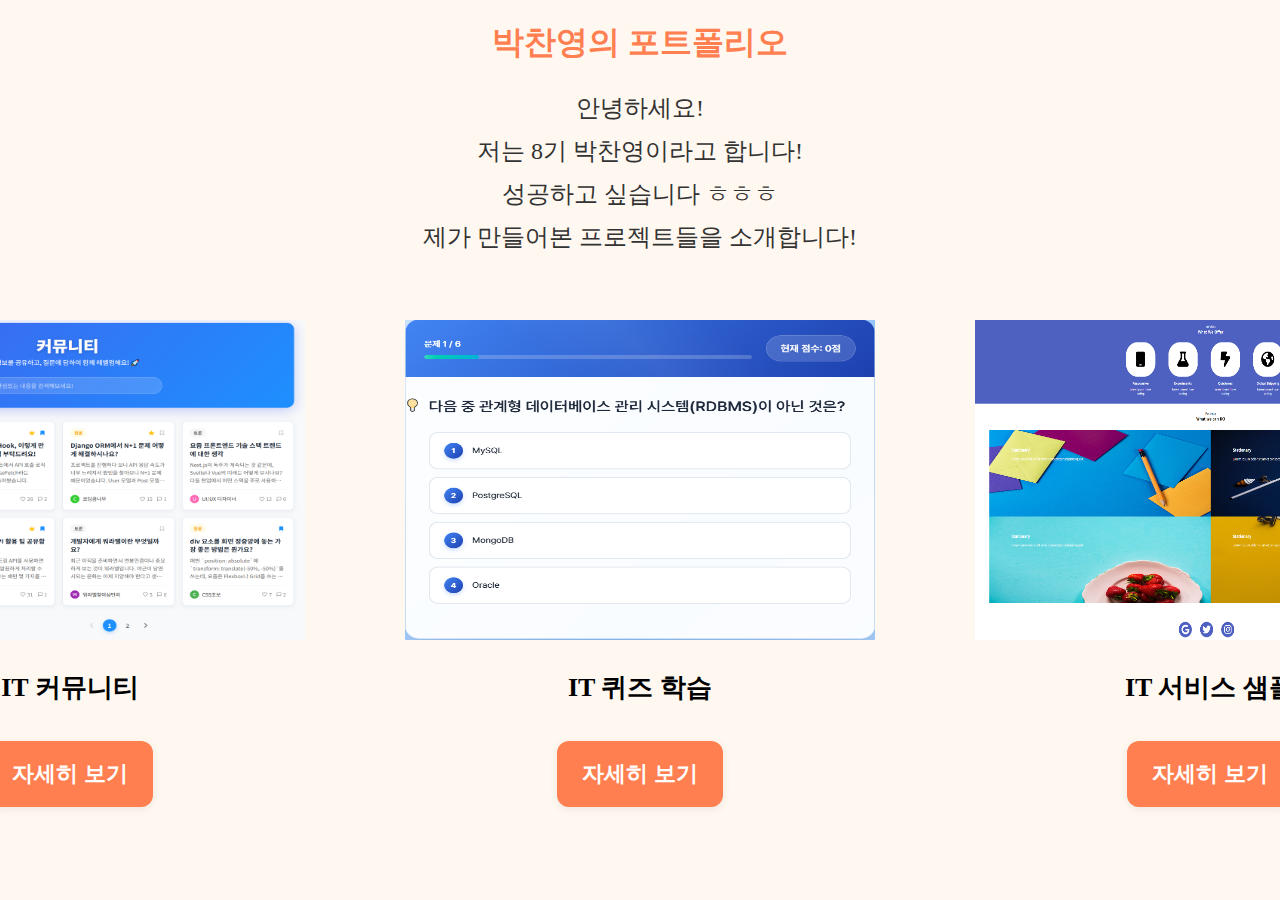
<file: index.html>
<!DOCTYPE html>
<html lang="en">
  <head>
    <meta charset="UTF-8" />
    <meta name="viewport" content="width=device-width, initial-scale=1.0" />
    <title>Main</title>
    <link href="main.css" rel="stylesheet" />
  </head>
  <body style="background-color: #fff8f0">
    <h1 style="color: coral">박찬영의 포트폴리오</h1>
    <div id="txt_welcome">
      안녕하세요!<br />
      저는 8기 박찬영이라고 합니다!<br />
      성공하고 싶습니다 ㅎㅎㅎ<br />
      제가 만들어본 프로젝트들을 소개합니다!
    </div>

    <div class="card-list">
      <div class="card">
        <img class="card_img" src="./img/community.PNG" />
        <h3 class="card_title">IT 커뮤니티</h3>
        <input
          type="button"
          class="card_button"
          value="자세히 보기"
          onclick="location.href='community.html'"
        />
      </div>

      <div class="card">
        <img class="card_img" src="./img/problem.PNG" />
        <h3 class="card_title">IT 퀴즈 학습</h3>
        <input
          type="button"
          class="card_button"
          value="자세히 보기"
          onclick="location.href='problem.html'"
        />
      </div>

      <div class="card">
        <img class="card_img" src="./img/service.PNG" />
        <h3 class="card_title">IT 서비스 샘플</h3>
        <input
          type="button"
          class="card_button"
          value="자세히 보기"
          onclick="location.href='service.html'"
        />
      </div>
    </div>
  </body>
</html>
</file>
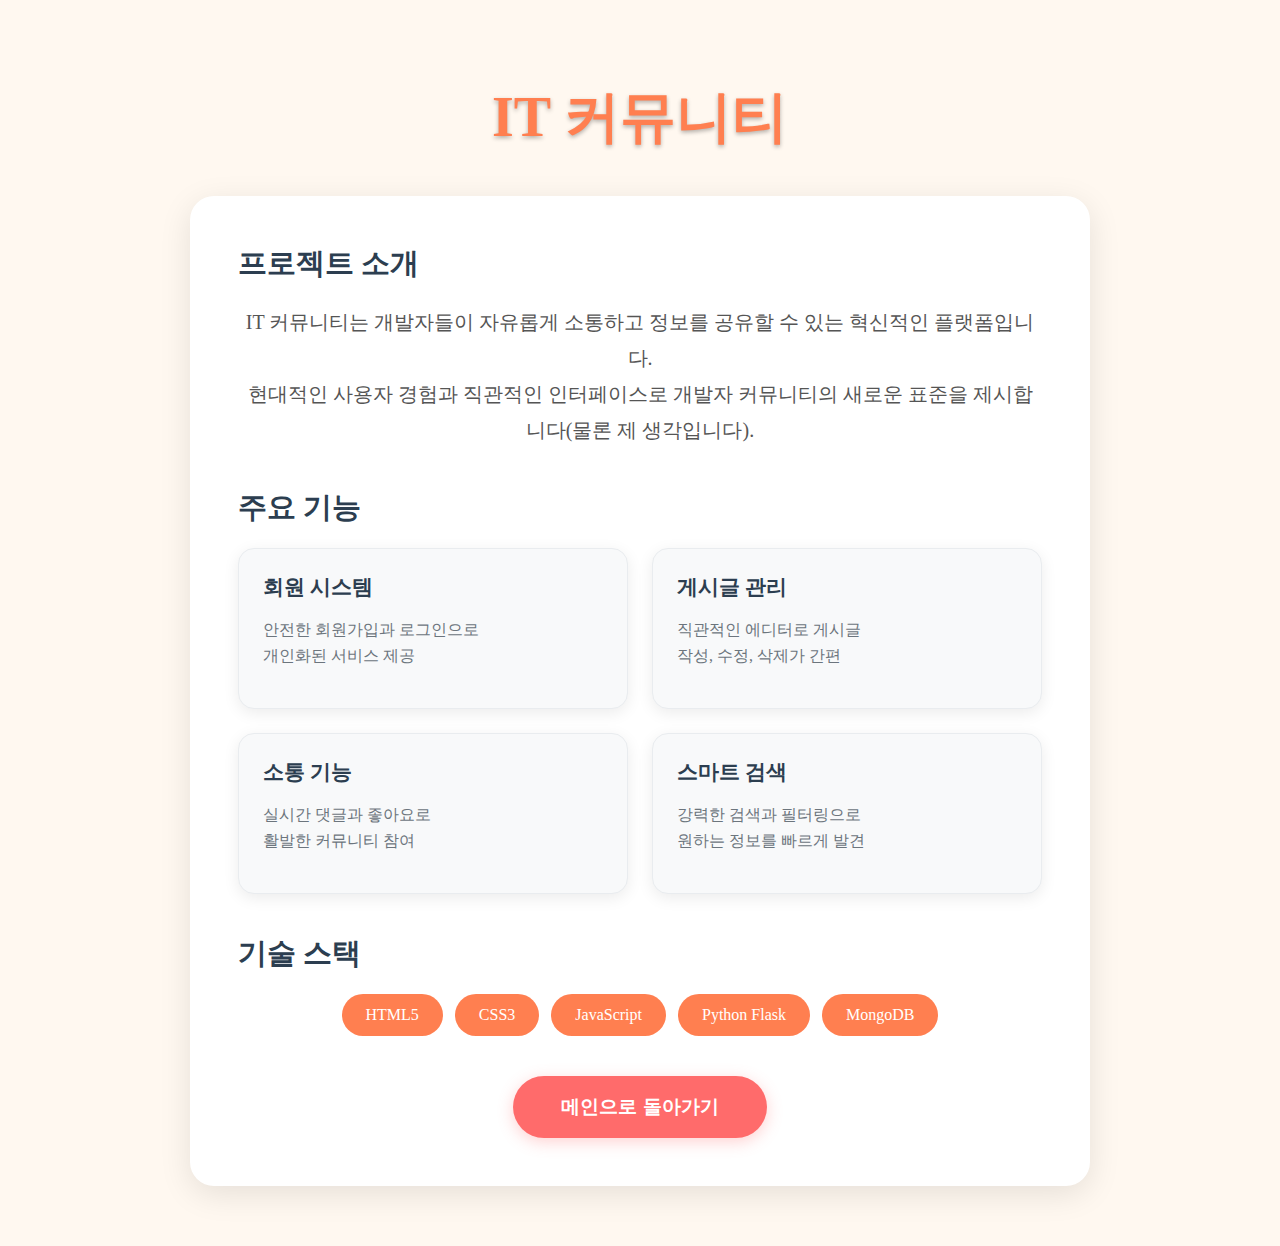
<file: community.html>
<!DOCTYPE html>
<html lang="en">
  <head>
    <meta charset="UTF-8" />
    <meta name="viewport" content="width=device-width, initial-scale=1.0" />
    <title>IT 커뮤니티 - 박찬영의 포트폴리오</title>
    <link href="community.css" rel="stylesheet" />
  </head>
  <body>
    <div class="container">
      <h1>IT 커뮤니티</h1>

      <div class="main-card">
        <div class="section">
          <div class="section-title">프로젝트 소개</div>
          <div class="description">
            IT 커뮤니티는 개발자들이 자유롭게 소통하고 정보를 공유할 수 있는
            혁신적인 플랫폼입니다.<br />
            현대적인 사용자 경험과 직관적인 인터페이스로 개발자 커뮤니티의
            새로운 표준을 제시합니다(물론 제 생각입니다).
          </div>
        </div>

        <div class="section">
          <div class="section-title">주요 기능</div>
          <div class="features-grid">
            <div class="feature-card">
              <div class="feature-title">회원 시스템</div>
              <p>안전한 회원가입과 로그인으로<br />개인화된 서비스 제공</p>
            </div>
            <div class="feature-card">
              <div class="feature-title">게시글 관리</div>
              <p>직관적인 에디터로 게시글<br />작성, 수정, 삭제가 간편</p>
            </div>
            <div class="feature-card">
              <div class="feature-title">소통 기능</div>
              <p>실시간 댓글과 좋아요로<br />활발한 커뮤니티 참여</p>
            </div>
            <div class="feature-card">
              <div class="feature-title">스마트 검색</div>
              <p>강력한 검색과 필터링으로<br />원하는 정보를 빠르게 발견</p>
            </div>
          </div>
        </div>

        <div class="section">
          <div class="section-title">기술 스택</div>
          <div class="tech-stack">
            <div class="tech-item">HTML5</div>
            <div class="tech-item">CSS3</div>
            <div class="tech-item">JavaScript</div>
            <div class="tech-item">Python Flask</div>
            <div class="tech-item">MongoDB</div>
          </div>
        </div>

        <button class="cta-button" onclick="location.href='index.html'">
          메인으로 돌아가기
        </button>
      </div>
    </div>
  </body>
</html>
</file>
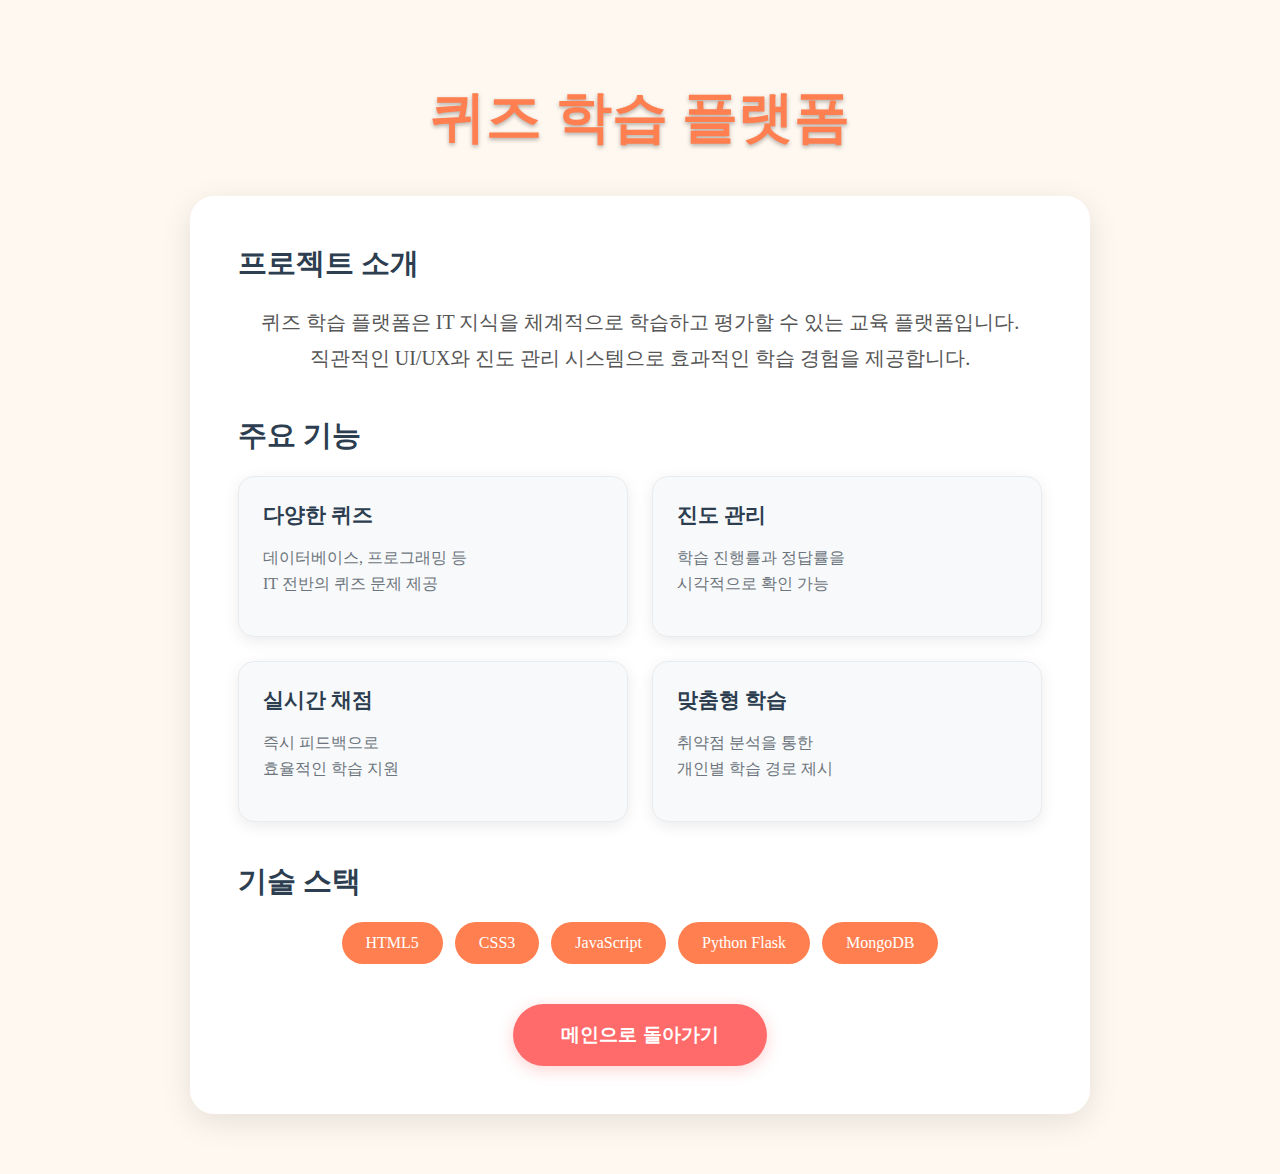
<file: problem.html>
<!DOCTYPE html>
<html lang="en">
  <head>
    <meta charset="UTF-8" />
    <meta name="viewport" content="width=device-width, initial-scale=1.0" />
    <title>퀴즈 학습 플랫폼 - 박찬영의 포트폴리오</title>
    <link href="problem.css" rel="stylesheet" />
  </head>
  <body>
    <div class="container">
      <h1>퀴즈 학습 플랫폼</h1>

      <div class="main-card">
        <div class="section">
          <div class="section-title">프로젝트 소개</div>
          <div class="description">
            퀴즈 학습 플랫폼은 IT 지식을 체계적으로 학습하고 평가할 수 있는 교육
            플랫폼입니다.<br />
            직관적인 UI/UX와 진도 관리 시스템으로 효과적인 학습 경험을
            제공합니다.
          </div>
        </div>

        <div class="section">
          <div class="section-title">주요 기능</div>
          <div class="features-grid">
            <div class="feature-card">
              <div class="feature-title">다양한 퀴즈</div>
              <p>데이터베이스, 프로그래밍 등<br />IT 전반의 퀴즈 문제 제공</p>
            </div>
            <div class="feature-card">
              <div class="feature-title">진도 관리</div>
              <p>학습 진행률과 정답률을<br />시각적으로 확인 가능</p>
            </div>
            <div class="feature-card">
              <div class="feature-title">실시간 채점</div>
              <p>즉시 피드백으로<br />효율적인 학습 지원</p>
            </div>
            <div class="feature-card">
              <div class="feature-title">맞춤형 학습</div>
              <p>취약점 분석을 통한<br />개인별 학습 경로 제시</p>
            </div>
          </div>
        </div>

        <div class="section">
          <div class="section-title">기술 스택</div>
          <div class="tech-stack">
            <div class="tech-item">HTML5</div>
            <div class="tech-item">CSS3</div>
            <div class="tech-item">JavaScript</div>
            <div class="tech-item">Python Flask</div>
            <div class="tech-item">MongoDB</div>
          </div>
        </div>

        <button class="cta-button" onclick="location.href='index.html'">
          메인으로 돌아가기
        </button>
      </div>
    </div>
  </body>
</html>
</file>
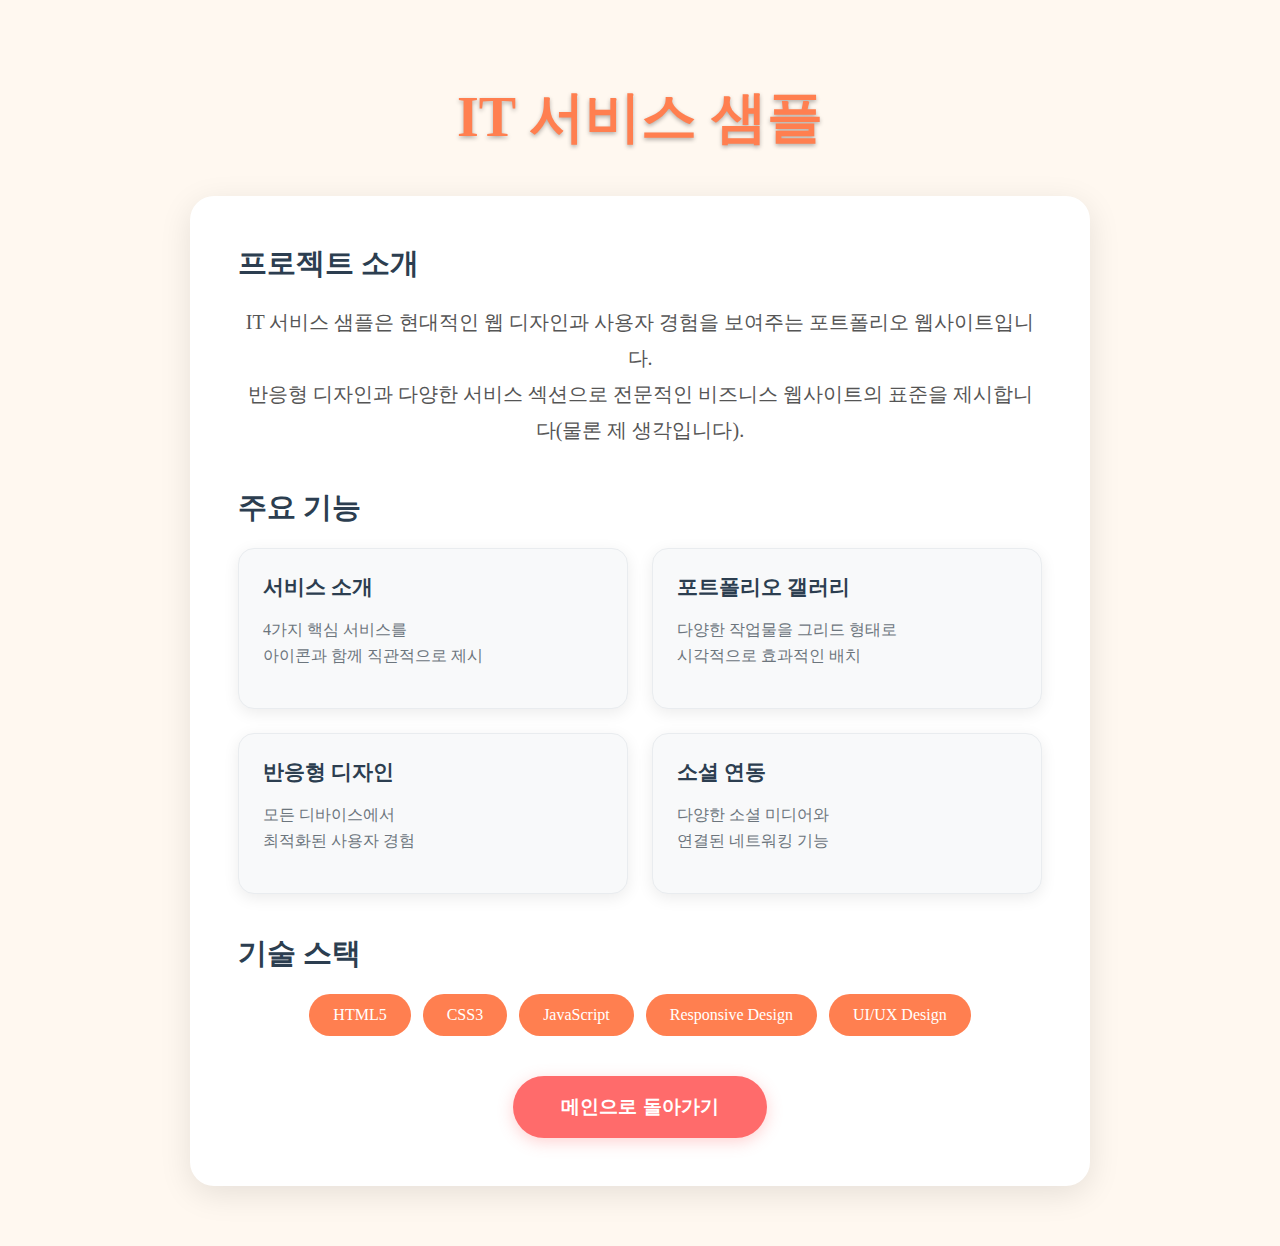
<file: service.html>
<!DOCTYPE html>
<html lang="en">
  <head>
    <meta charset="UTF-8" />
    <meta name="viewport" content="width=device-width, initial-scale=1.0" />
    <title>IT 서비스 샘플 - 박찬영의 포트폴리오</title>
    <link href="service.css" rel="stylesheet" />
  </head>
  <body>
    <div class="container">
      <h1>IT 서비스 샘플</h1>

      <div class="main-card">
        <div class="section">
          <div class="section-title">프로젝트 소개</div>
          <div class="description">
            IT 서비스 샘플은 현대적인 웹 디자인과 사용자 경험을 보여주는
            포트폴리오 웹사이트입니다.<br />
            반응형 디자인과 다양한 서비스 섹션으로 전문적인 비즈니스 웹사이트의
            표준을 제시합니다(물론 제 생각입니다).
          </div>
        </div>

        <div class="section">
          <div class="section-title">주요 기능</div>
          <div class="features-grid">
            <div class="feature-card">
              <div class="feature-title">서비스 소개</div>
              <p>4가지 핵심 서비스를<br />아이콘과 함께 직관적으로 제시</p>
            </div>
            <div class="feature-card">
              <div class="feature-title">포트폴리오 갤러리</div>
              <p>다양한 작업물을 그리드 형태로<br />시각적으로 효과적인 배치</p>
            </div>
            <div class="feature-card">
              <div class="feature-title">반응형 디자인</div>
              <p>모든 디바이스에서<br />최적화된 사용자 경험</p>
            </div>
            <div class="feature-card">
              <div class="feature-title">소셜 연동</div>
              <p>다양한 소셜 미디어와<br />연결된 네트워킹 기능</p>
            </div>
          </div>
        </div>

        <div class="section">
          <div class="section-title">기술 스택</div>
          <div class="tech-stack">
            <div class="tech-item">HTML5</div>
            <div class="tech-item">CSS3</div>
            <div class="tech-item">JavaScript</div>
            <div class="tech-item">Responsive Design</div>
            <div class="tech-item">UI/UX Design</div>
          </div>
        </div>

        <button class="cta-button" onclick="location.href='index.html'">
          메인으로 돌아가기
        </button>
      </div>
    </div>
  </body>
</html>
</file>
<file: main.css>
h1 {
  text-align: center;
}

#txt_welcome {
  text-align: center;
  margin-bottom: 60px;
  font-size: 1.5rem;
  line-height: 1.8;
  color: #333;
  font-weight: 400;
}

.card-list {
  display: flex;
  justify-content: center;
  gap: 100px;
}

.card {
  text-align: center;
}

.card_title {
  font-size: 26px;
}

.card_button {
  background-color: coral;
  color: #fff;
  border: none;
  border-radius: 12px;
  padding: 18px 25px;
  font-size: 1rem;
  font-weight: bold;
  cursor: pointer;
  box-shadow: 0 2px 8px rgba(0, 0, 0, 0.08);
  margin-top: 10px;
  font-size: 22px;
}

.card_button:hover {
  background-color: #ff7f50;
}

.card_img {
  width: 470px;
  height: 320px;
}
</file>
<file: community.css>
body {
  margin: 0;
  padding: 0;
  box-sizing: border-box;
  background-color: #fff8f0;
}

.container {
  max-width: 900px;
  margin: 0 auto;
  padding: 20px;
}

h1 {
  text-align: center;
  margin: 60px 0 40px 0;
  color: coral;
  font-size: 3.5rem;
  font-weight: 700;
  text-shadow: 0 2px 4px rgba(0, 0, 0, 0.3);
}

.main-card {
  background-color: white;
  border-radius: 24px;
  box-shadow: 0 8px 32px rgba(0, 0, 0, 0.1);
  padding: 48px;
  margin-bottom: 40px;
}

.section {
  margin-bottom: 40px;
}

.section-title {
  font-size: 1.8rem;
  font-weight: 700;
  color: #2c3e50;
  margin-bottom: 20px;
  display: flex;
  align-items: center;
  gap: 12px;
}

.description {
  font-size: 20px;
  color: #555;
  line-height: 1.8;
  margin-bottom: 30px;
  text-align: center;
  font-weight: 300;
}

.features-grid {
  display: grid;
  grid-template-columns: repeat(auto-fit, minmax(280px, 1fr));
  gap: 24px;
  margin-bottom: 40px;
}

.feature-card {
  background-color: #f8f9fa;
  border-radius: 16px;
  padding: 24px;
  box-shadow: 0 4px 16px rgba(0, 0, 0, 0.08);
  border: 1px solid #e9ecef;
}

.feature-title {
  font-size: 1.3rem;
  font-weight: 600;
  color: #2c3e50;
  margin-bottom: 12px;
  display: flex;
  align-items: center;
  gap: 8px;
}

.feature-card p {
  color: #6c757d;
  line-height: 1.6;
}

.tech-stack {
  display: flex;
  flex-wrap: wrap;
  gap: 12px;
  justify-content: center;
  margin-bottom: 40px;
}

.tech-item {
  background-color: coral;
  color: white;
  padding: 12px 24px;
  border-radius: 25px;
  font-weight: 500;
  font-size: 1rem;
}

.cta-button {
  background-color: #ff6b6b;
  color: white;
  border: none;
  border-radius: 50px;
  padding: 18px 48px;
  font-size: 1.2rem;
  font-weight: 600;
  cursor: pointer;
  box-shadow: 0 4px 16px rgba(255, 107, 107, 0.3);
  display: block;
  margin: 0 auto;
}
</file>
<file: problem.css>
body {
  margin: 0;
  padding: 0;
  box-sizing: border-box;
  background-color: #fff8f0;
}

.container {
  max-width: 900px;
  margin: 0 auto;
  padding: 20px;
}

h1 {
  text-align: center;
  margin: 60px 0 40px 0;
  color: coral;
  font-size: 3.5rem;
  font-weight: 700;
  text-shadow: 0 2px 4px rgba(0, 0, 0, 0.3);
}

.main-card {
  background-color: white;
  border-radius: 24px;
  box-shadow: 0 8px 32px rgba(0, 0, 0, 0.1);
  padding: 48px;
  margin-bottom: 40px;
}

.section {
  margin-bottom: 40px;
}

.section-title {
  font-size: 1.8rem;
  font-weight: 700;
  color: #2c3e50;
  margin-bottom: 20px;
  display: flex;
  align-items: center;
  gap: 12px;
}

.description {
  font-size: 20px;
  color: #555;
  line-height: 1.8;
  margin-bottom: 30px;
  text-align: center;
  font-weight: 300;
}

.features-grid {
  display: grid;
  grid-template-columns: repeat(auto-fit, minmax(280px, 1fr));
  gap: 24px;
  margin-bottom: 40px;
}

.feature-card {
  background-color: #f8f9fa;
  border-radius: 16px;
  padding: 24px;
  box-shadow: 0 4px 16px rgba(0, 0, 0, 0.08);
  border: 1px solid #e9ecef;
}

.feature-title {
  font-size: 1.3rem;
  font-weight: 600;
  color: #2c3e50;
  margin-bottom: 12px;
  display: flex;
  align-items: center;
  gap: 8px;
}

.feature-card p {
  color: #6c757d;
  line-height: 1.6;
}

.tech-stack {
  display: flex;
  flex-wrap: wrap;
  gap: 12px;
  justify-content: center;
  margin-bottom: 40px;
}

.tech-item {
  background-color: coral;
  color: white;
  padding: 12px 24px;
  border-radius: 25px;
  font-weight: 500;
  font-size: 1rem;
}

.cta-button {
  background-color: #ff6b6b;
  color: white;
  border: none;
  border-radius: 50px;
  padding: 18px 48px;
  font-size: 1.2rem;
  font-weight: 600;
  cursor: pointer;
  box-shadow: 0 4px 16px rgba(255, 107, 107, 0.3);
  display: block;
  margin: 0 auto;
}
</file>
<file: service.css>
body {
  margin: 0;
  padding: 0;
  box-sizing: border-box;
  background-color: #fff8f0;
}

.container {
  max-width: 900px;
  margin: 0 auto;
  padding: 20px;
}

h1 {
  text-align: center;
  margin: 60px 0 40px 0;
  color: coral;
  font-size: 3.5rem;
  font-weight: 700;
  text-shadow: 0 2px 4px rgba(0, 0, 0, 0.3);
}

.main-card {
  background-color: white;
  border-radius: 24px;
  box-shadow: 0 8px 32px rgba(0, 0, 0, 0.1);
  padding: 48px;
  margin-bottom: 40px;
}

.section {
  margin-bottom: 40px;
}

.section-title {
  font-size: 1.8rem;
  font-weight: 700;
  color: #2c3e50;
  margin-bottom: 20px;
  display: flex;
  align-items: center;
  gap: 12px;
}

.description {
  font-size: 20px;
  color: #555;
  line-height: 1.8;
  margin-bottom: 30px;
  text-align: center;
  font-weight: 300;
}

.features-grid {
  display: grid;
  grid-template-columns: repeat(auto-fit, minmax(280px, 1fr));
  gap: 24px;
  margin-bottom: 40px;
}

.feature-card {
  background-color: #f8f9fa;
  border-radius: 16px;
  padding: 24px;
  box-shadow: 0 4px 16px rgba(0, 0, 0, 0.08);
  border: 1px solid #e9ecef;
}

.feature-title {
  font-size: 1.3rem;
  font-weight: 600;
  color: #2c3e50;
  margin-bottom: 12px;
  display: flex;
  align-items: center;
  gap: 8px;
}

.feature-card p {
  color: #6c757d;
  line-height: 1.6;
}

.tech-stack {
  display: flex;
  flex-wrap: wrap;
  gap: 12px;
  justify-content: center;
  margin-bottom: 40px;
}

.tech-item {
  background-color: coral;
  color: white;
  padding: 12px 24px;
  border-radius: 25px;
  font-weight: 500;
  font-size: 1rem;
}

.cta-button {
  background-color: #ff6b6b;
  color: white;
  border: none;
  border-radius: 50px;
  padding: 18px 48px;
  font-size: 1.2rem;
  font-weight: 600;
  cursor: pointer;
  box-shadow: 0 4px 16px rgba(255, 107, 107, 0.3);
  display: block;
  margin: 0 auto;
}
</file>
